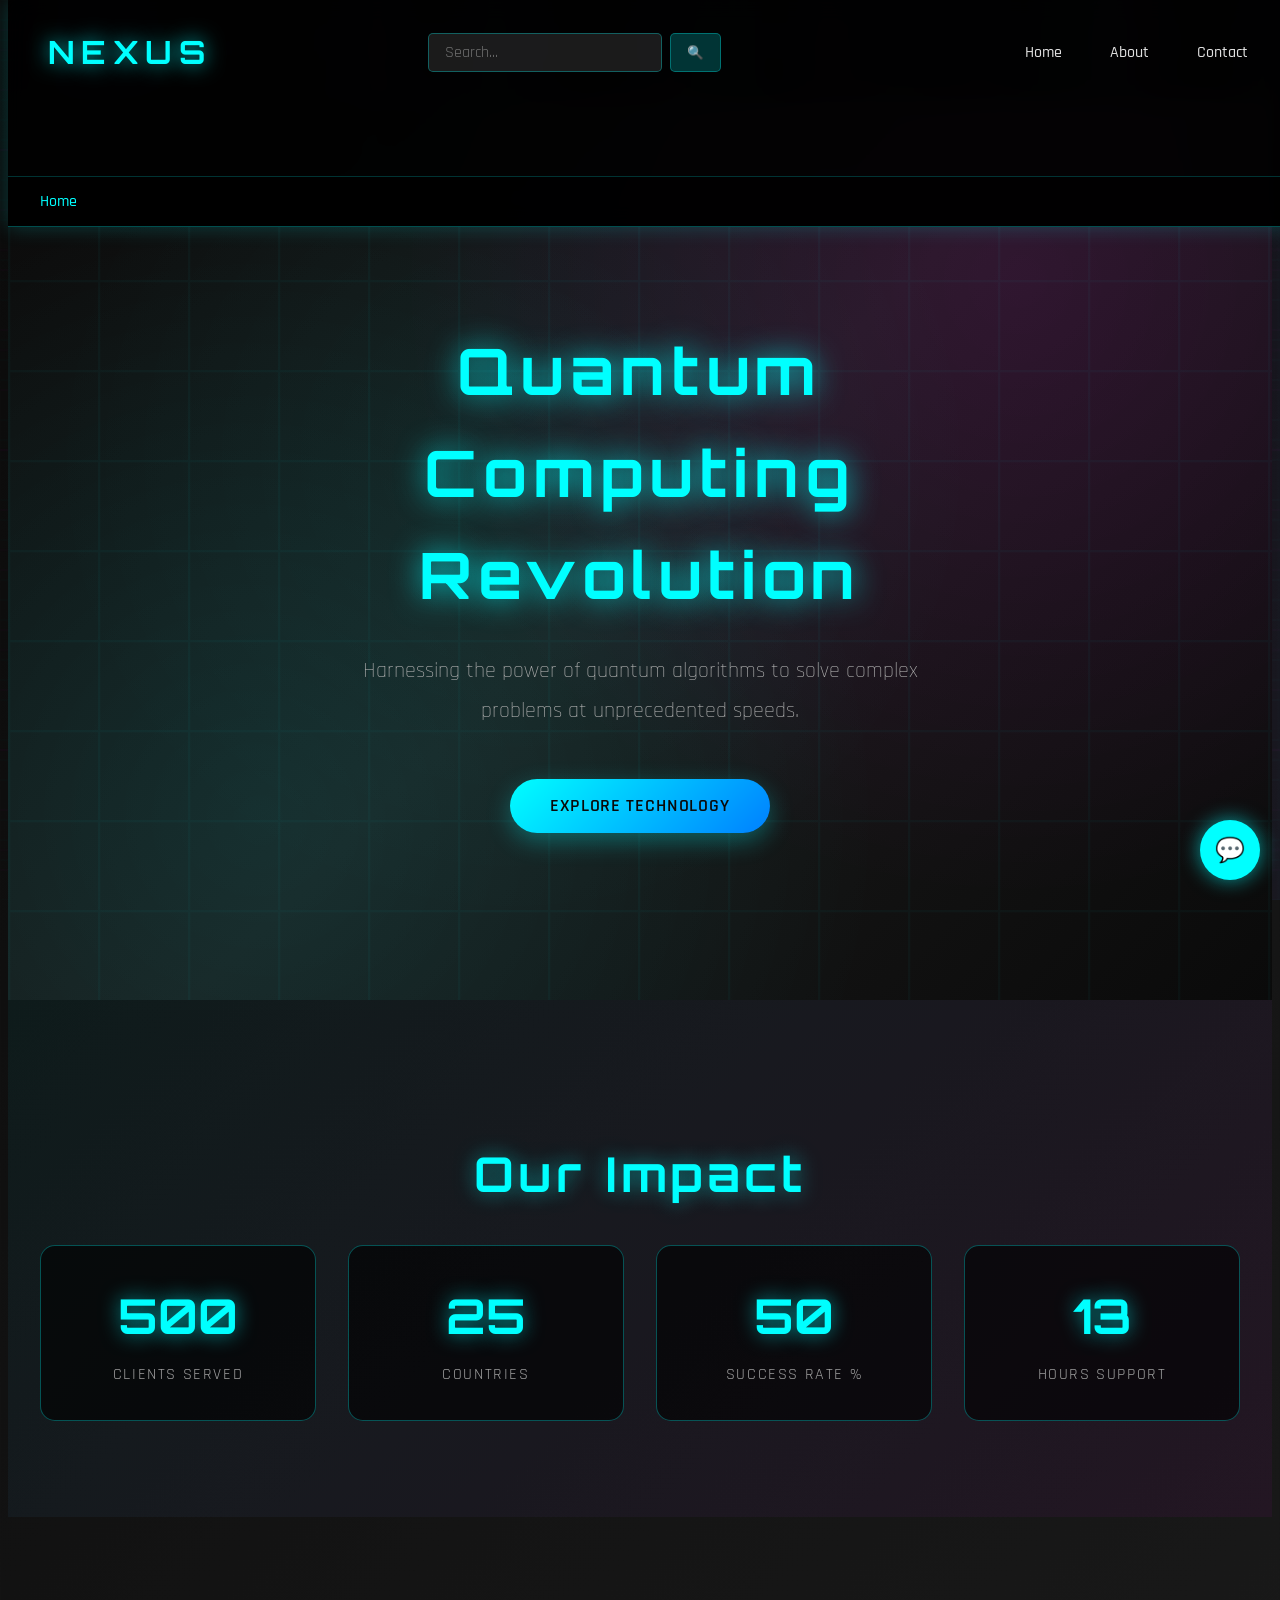
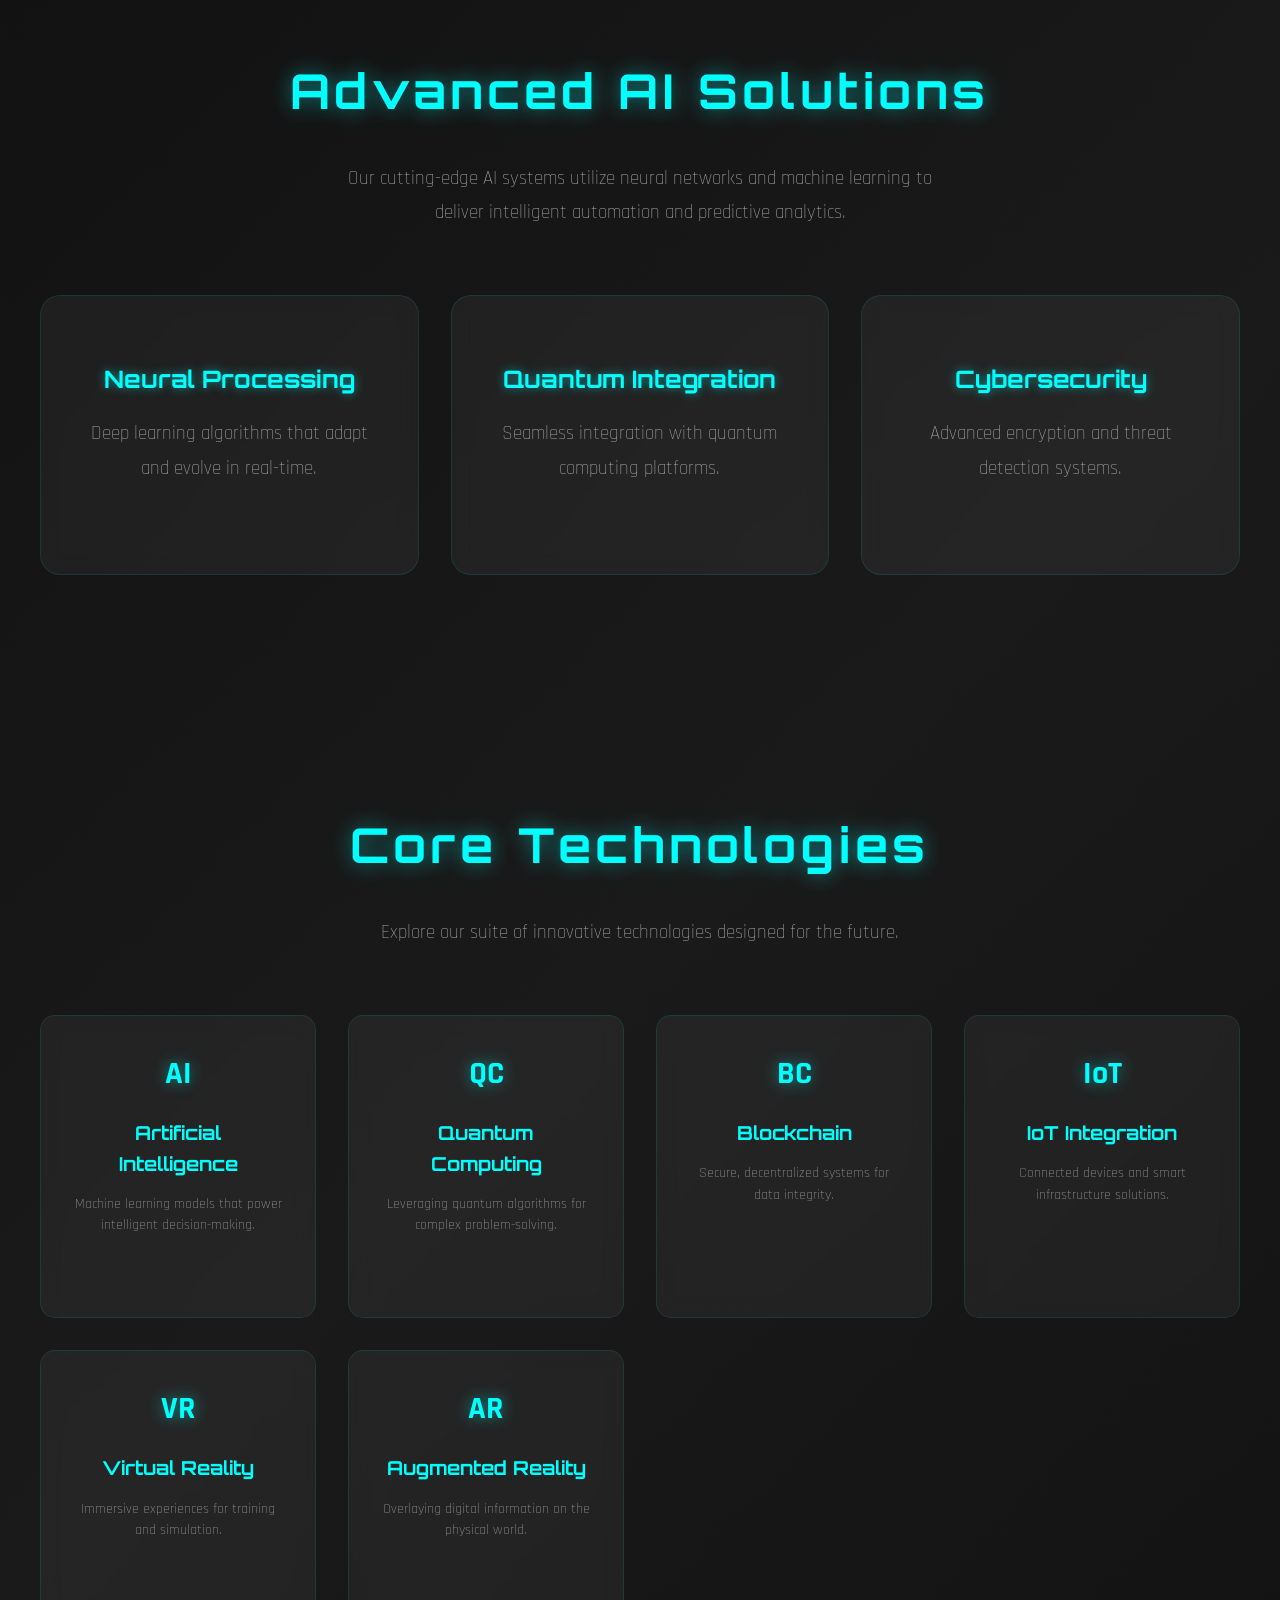
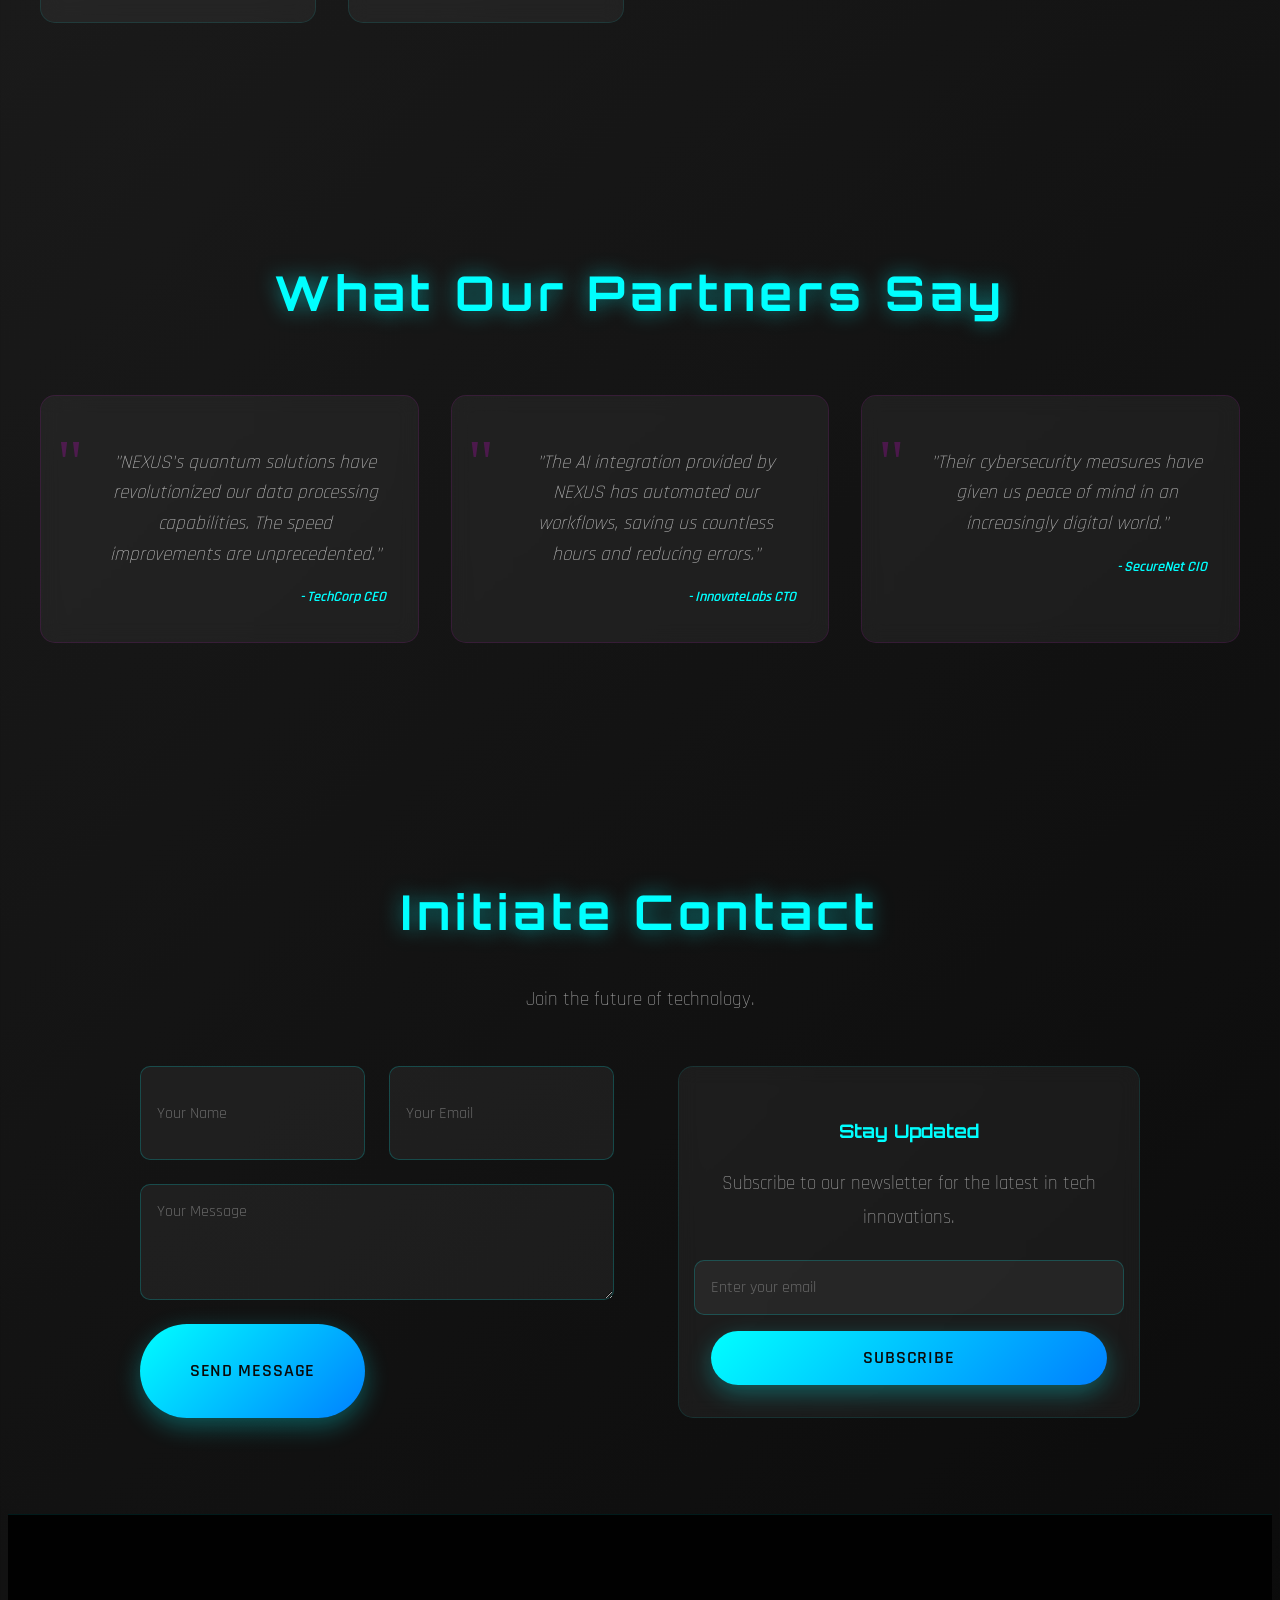
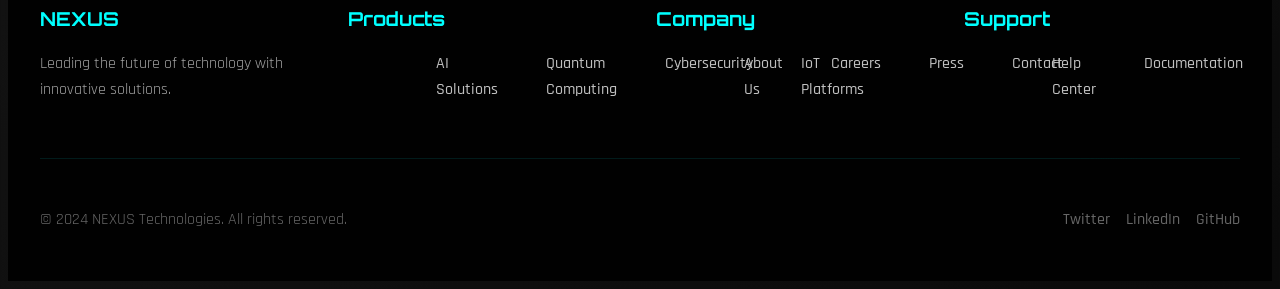
<file: index.html>
<!DOCTYPE html>
<html lang="en">
<head>
    <meta charset="UTF-8">
    <meta name="viewport" content="width=device-width, initial-scale=1.0">
    <title>Quantum Nexus</title>
    <link rel="stylesheet" href="styles.css">
    <link href="https://fonts.googleapis.com/css2?family=Orbitron:wght@400;700&family=Rajdhani:wght@300;400;500;600&display=swap" rel="stylesheet">
</head>
<body>
    <!-- Parallax Background Elements -->
    <div class="parallax-bg parallax-bg-1"></div>
    <div class="parallax-bg parallax-bg-2"></div>
    <div class="parallax-bg parallax-bg-3"></div>
    <div class="parallax-bg parallax-bg-4"></div>

    <header>
        <nav>
            <div class="logo">NEXUS</div>
            <div class="search-container">
                <input type="text" id="searchInput" class="search-box" placeholder="Search...">
                <button class="search-btn">🔍</button>
            </div>
            <ul>
                <li><a href="#home">Home</a></li>
                <li><a href="#about">About</a></li>
                <li><a href="#contact">Contact</a></li>
            </ul>
        </nav>
        <div class="breadcrumb" id="breadcrumb">
            <a href="#home">Home</a>
        </div>
    </header>

    <section id="home" class="hero">
        <div class="hero-content">
            <h1>Quantum Computing Revolution</h1>
            <p>Harnessing the power of quantum algorithms to solve complex problems at unprecedented speeds.</p>
            <button class="btn">Explore Technology</button>
        </div>
    </section>

    <section id="stats" class="section stats-section">
        <div class="container">
            <h2>Our Impact</h2>
            <div class="stats-grid">
                <div class="stat-card">
                    <div class="stat-number" data-target="1000">0</div>
                    <div class="stat-label">Clients Served</div>
                </div>
                <div class="stat-card">
                    <div class="stat-number" data-target="50">0</div>
                    <div class="stat-label">Countries</div>
                </div>
                <div class="stat-card">
                    <div class="stat-number" data-target="99">0</div>
                    <div class="stat-label">Success Rate %</div>
                </div>
                <div class="stat-card">
                    <div class="stat-number" data-target="24">0</div>
                    <div class="stat-label">Hours Support</div>
                </div>
            </div>
        </div>
    </section>

    <section id="about" class="section">
        <div class="container">
            <h2>Advanced AI Solutions</h2>
            <p>Our cutting-edge AI systems utilize neural networks and machine learning to deliver intelligent automation and predictive analytics.</p>
            <div class="features">
                <div class="feature">
                    <h3>Neural Processing</h3>
                    <p>Deep learning algorithms that adapt and evolve in real-time.</p>
                </div>
                <div class="feature">
                    <h3>Quantum Integration</h3>
                    <p>Seamless integration with quantum computing platforms.</p>
                </div>
                <div class="feature">
                    <h3>Cybersecurity</h3>
                    <p>Advanced encryption and threat detection systems.</p>
                </div>
            </div>
        </div>
    </section>

    <section id="technologies" class="section">
        <div class="container">
            <h2>Core Technologies</h2>
            <p>Explore our suite of innovative technologies designed for the future.</p>
            <div class="tech-grid">
                <div class="tech-card">
                    <div class="tech-icon">AI</div>
                    <h3>Artificial Intelligence</h3>
                    <p>Machine learning models that power intelligent decision-making.</p>
                </div>
                <div class="tech-card">
                    <div class="tech-icon">QC</div>
                    <h3>Quantum Computing</h3>
                    <p>Leveraging quantum algorithms for complex problem-solving.</p>
                </div>
                <div class="tech-card">
                    <div class="tech-icon">BC</div>
                    <h3>Blockchain</h3>
                    <p>Secure, decentralized systems for data integrity.</p>
                </div>
                <div class="tech-card">
                    <div class="tech-icon">IoT</div>
                    <h3>IoT Integration</h3>
                    <p>Connected devices and smart infrastructure solutions.</p>
                </div>
                <div class="tech-card">
                    <div class="tech-icon">VR</div>
                    <h3>Virtual Reality</h3>
                    <p>Immersive experiences for training and simulation.</p>
                </div>
                <div class="tech-card">
                    <div class="tech-icon">AR</div>
                    <h3>Augmented Reality</h3>
                    <p>Overlaying digital information on the physical world.</p>
                </div>
            </div>
        </div>
    </section>

    <section id="testimonials" class="section">
        <div class="container">
            <h2>What Our Partners Say</h2>
            <div class="testimonial-grid">
                <div class="testimonial">
                    <p>"NEXUS's quantum solutions have revolutionized our data processing capabilities. The speed improvements are unprecedented."</p>
                    <cite>- TechCorp CEO</cite>
                </div>
                <div class="testimonial">
                    <p>"The AI integration provided by NEXUS has automated our workflows, saving us countless hours and reducing errors."</p>
                    <cite>- InnovateLabs CTO</cite>
                </div>
                <div class="testimonial">
                    <p>"Their cybersecurity measures have given us peace of mind in an increasingly digital world."</p>
                    <cite>- SecureNet CIO</cite>
                </div>
            </div>
        </div>
    </section>

    <section id="contact" class="section">
        <div class="container">
            <h2>Initiate Contact</h2>
            <p>Join the future of technology.</p>
            <div class="contact-grid">
                <form action="https://formspree.io/f/xyzqwerty" method="POST" id="contactForm">
                    <input type="text" name="name" placeholder="Your Name" required>
                    <input type="email" name="email" placeholder="Your Email" required>
                    <textarea name="message" placeholder="Your Message" required></textarea>
                    <button type="submit" class="btn">Send Message</button>
                </form>
                <div class="newsletter">
                    <h3>Stay Updated</h3>
                    <p>Subscribe to our newsletter for the latest in tech innovations.</p>
                    <form action="https://formspree.io/f/xyzqwerty" method="POST" id="subscribeForm">
                        <input type="email" name="email" placeholder="Enter your email" required>
                        <button type="submit" class="btn">Subscribe</button>
                    </form>
                </div>
            </div>
        </div>
    </section>

    <footer>
        <div class="footer-content">
            <div class="footer-section">
                <h4>NEXUS</h4>
                <p>Leading the future of technology with innovative solutions.</p>
            </div>
            <div class="footer-section">
                <h4>Products</h4>
                <ul>
                    <li><a href="#">AI Solutions</a></li>
                    <li><a href="#">Quantum Computing</a></li>
                    <li><a href="#">Cybersecurity</a></li>
                    <li><a href="#">IoT Platforms</a></li>
                </ul>
            </div>
            <div class="footer-section">
                <h4>Company</h4>
                <ul>
                    <li><a href="#">About Us</a></li>
                    <li><a href="#">Careers</a></li>
                    <li><a href="#">Press</a></li>
                    <li><a href="#">Contact</a></li>
                </ul>
            </div>
            <div class="footer-section">
                <h4>Support</h4>
                <ul>
                    <li><a href="#">Help Center</a></li>
                    <li><a href="#">Documentation</a></li>
                    <li><a href="#">Community</a></li>
                    <li><a href="#">Status</a></li>
                </ul>
            </div>
        </div>
        <div class="footer-bottom">
            <p>&copy; 2024 NEXUS Technologies. All rights reserved.</p>
            <div class="social-links">
                <a href="#">Twitter</a>
                <a href="#">LinkedIn</a>
                <a href="#">GitHub</a>
            </div>
        </div>
    </footer>

    <!-- Live Chat Widget -->
    <div class="chat-widget" id="chatWidget">
        <div class="chat-header">
            <span>Chat with us!</span>
            <button class="chat-close" id="chatClose">✕</button>
        </div>
        <div class="chat-messages" id="chatMessages">
            <div class="chat-message bot-message">
                <p>Hello! How can we help you today?</p>
            </div>
        </div>
        <div class="chat-input-area">
            <input type="text" id="chatInput" placeholder="Type a message..." />
            <button id="chatSend">Send</button>
        </div>
    </div>
    <button class="chat-toggle" id="chatToggle">💬</button>

    <script src="script.js"></script>
</body>
</html>
</file>
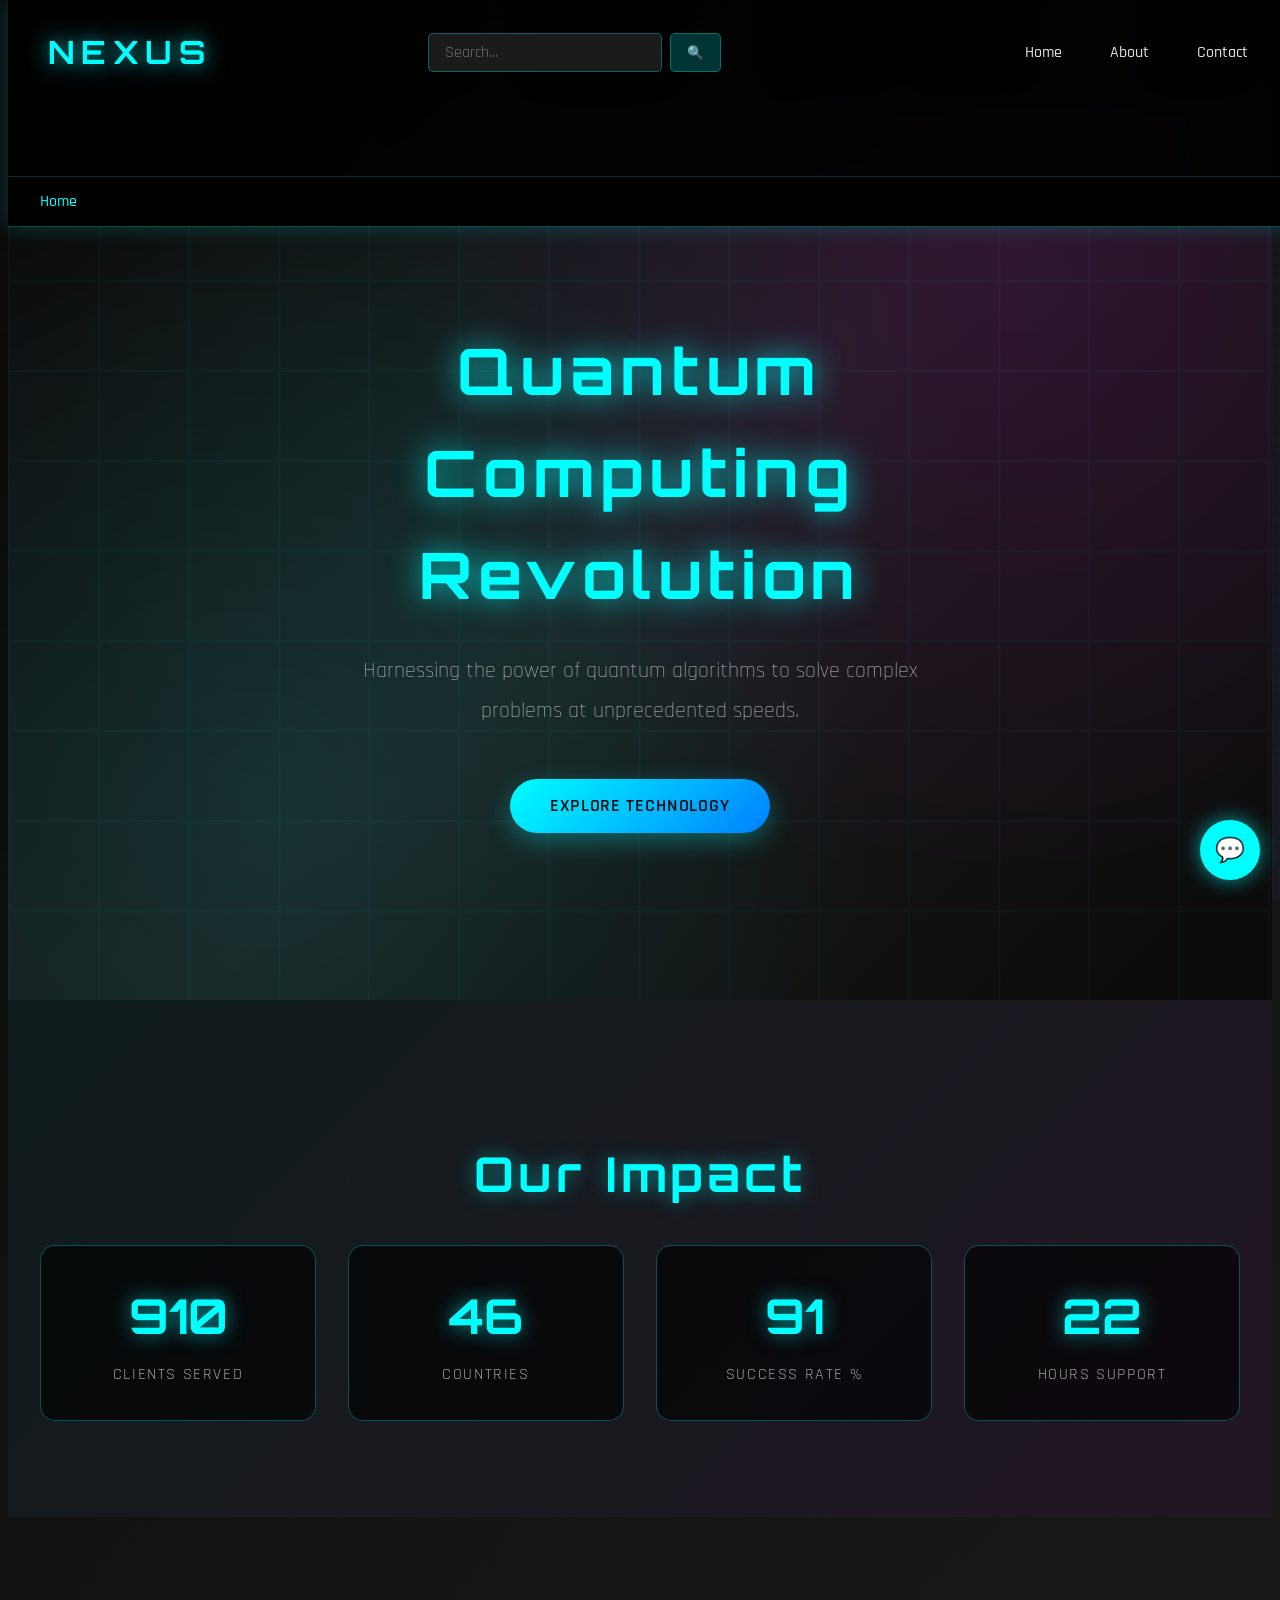
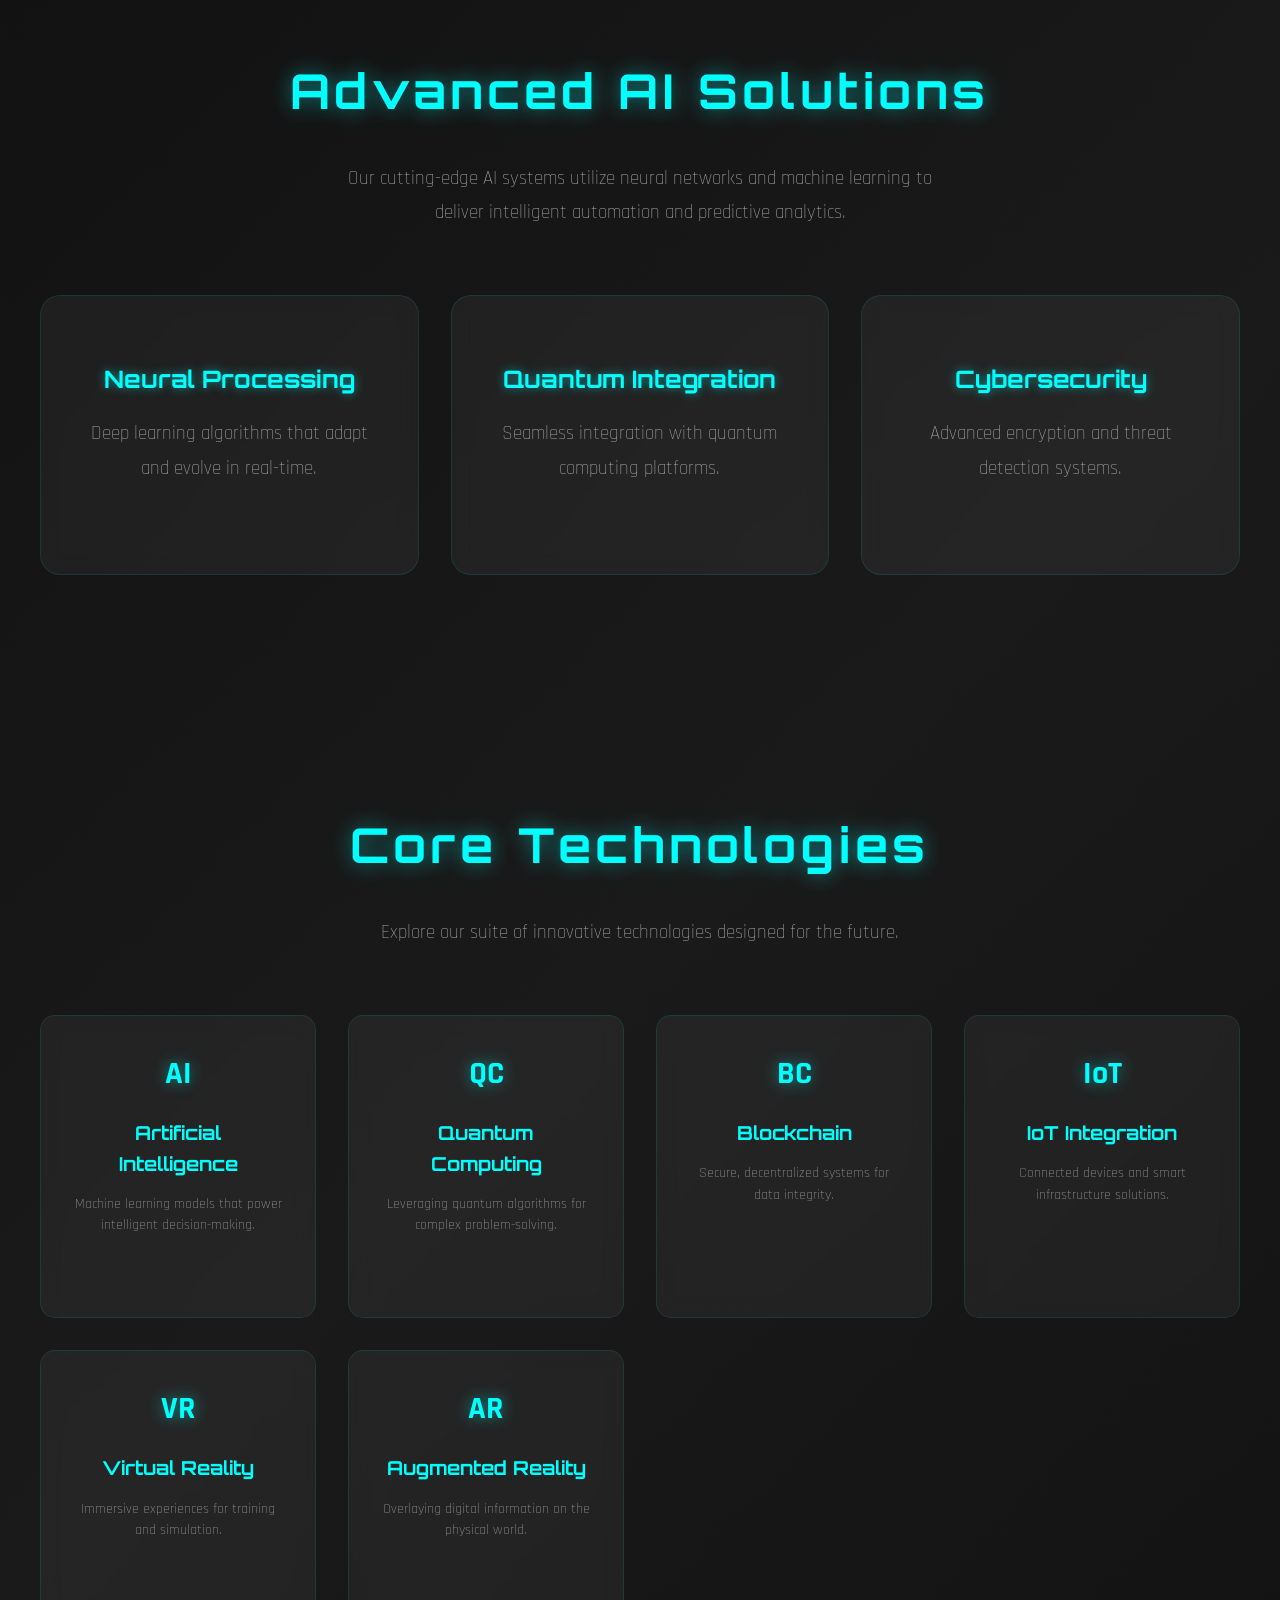
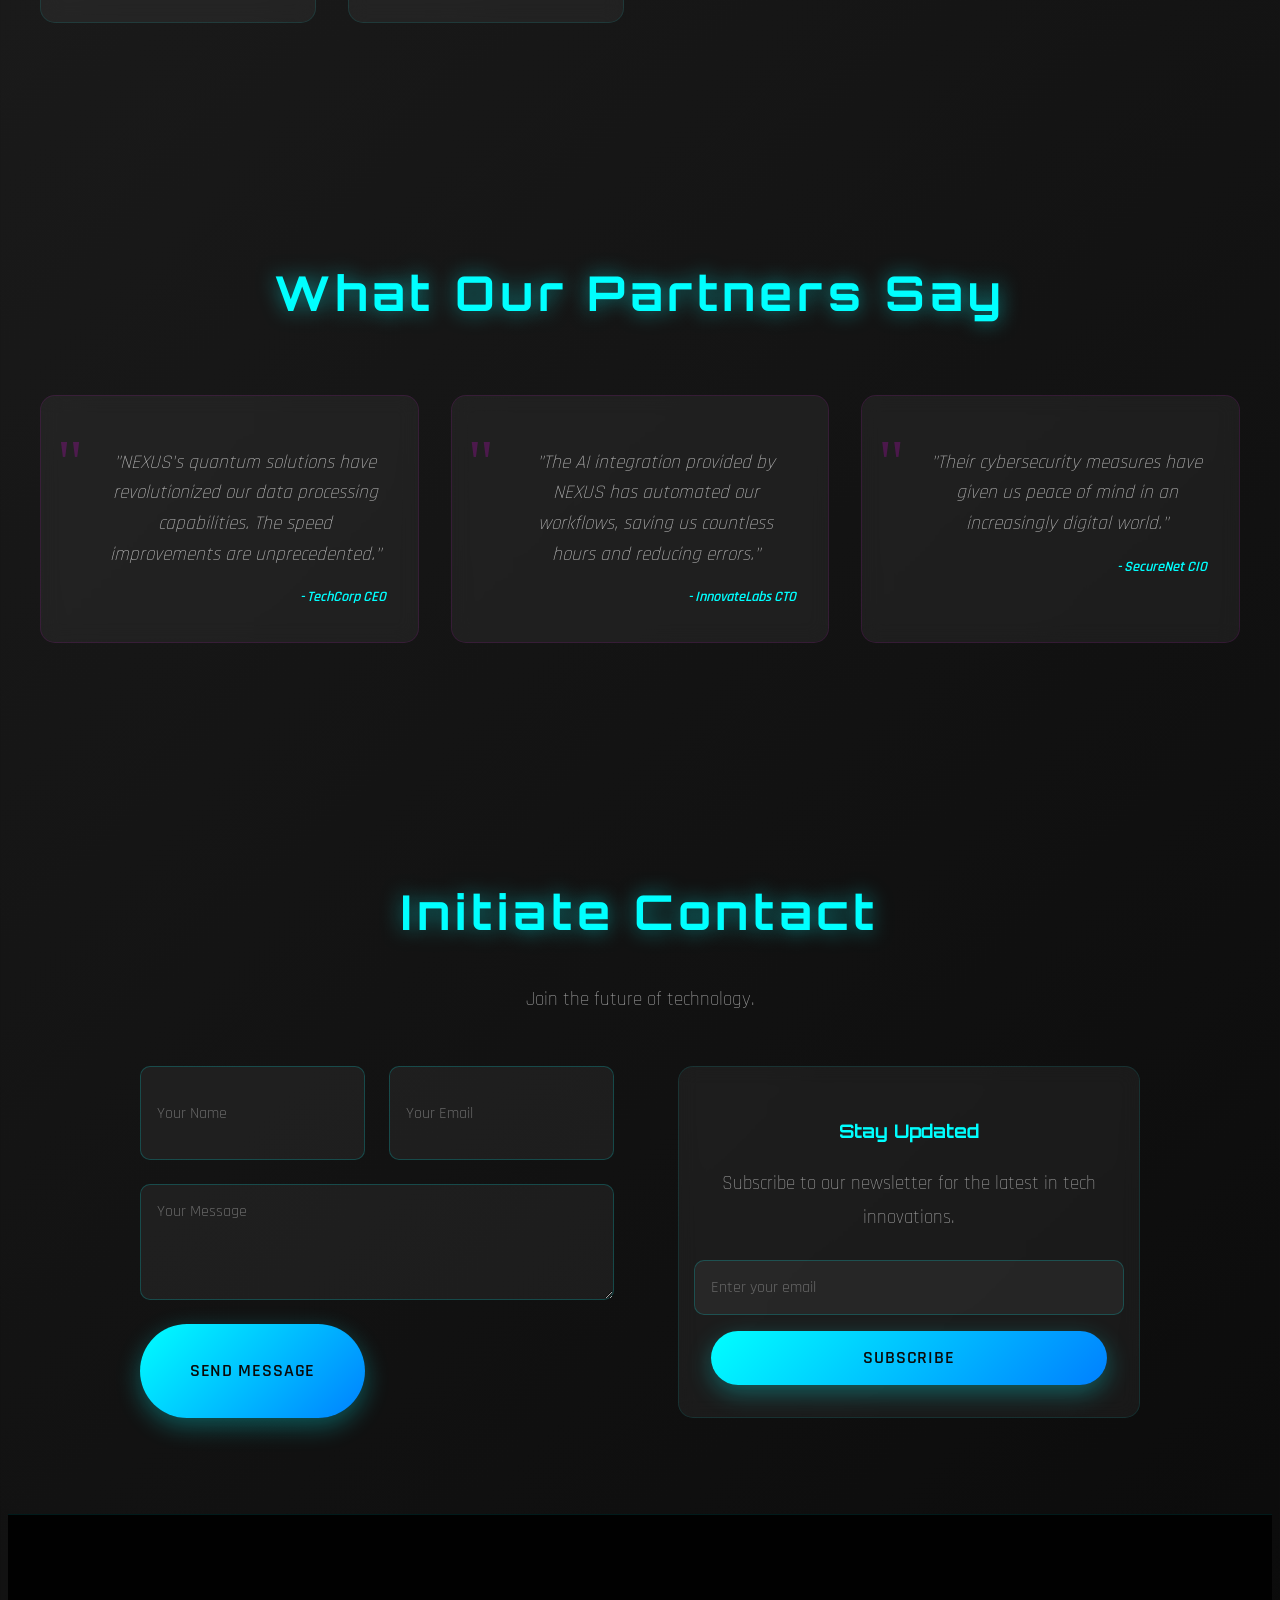
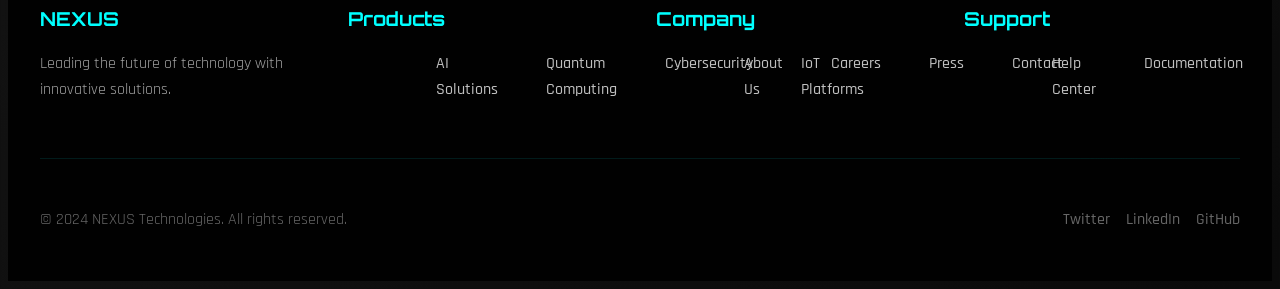
<file: Project.html>
﻿<!DOCTYPE html>
<html lang="en">
<head>
    <meta charset="UTF-8">
    <meta name="viewport" content="width=device-width, initial-scale=1.0">
    <title>Quantum Nexus</title>
    <link rel="stylesheet" href="styles.css">
    <link href="https://fonts.googleapis.com/css2?family=Orbitron:wght@400;700&family=Rajdhani:wght@300;400;500;600&display=swap" rel="stylesheet">
</head>
<body>
    <!-- Parallax Background Elements -->
    <div class="parallax-bg parallax-bg-1"></div>
    <div class="parallax-bg parallax-bg-2"></div>
    <div class="parallax-bg parallax-bg-3"></div>
    <div class="parallax-bg parallax-bg-4"></div>

    <header>
        <nav>
            <div class="logo">NEXUS</div>
            <div class="search-container">
                <input type="text" id="searchInput" class="search-box" placeholder="Search...">
                <button class="search-btn">🔍</button>
            </div>
            <ul>
                <li><a href="#home">Home</a></li>
                <li><a href="#about">About</a></li>
                <li><a href="#contact">Contact</a></li>
            </ul>
        </nav>
        <div class="breadcrumb" id="breadcrumb">
            <a href="#home">Home</a>
        </div>
    </header>

    <section id="home" class="hero">
        <div class="hero-content">
            <h1>Quantum Computing Revolution</h1>
            <p>Harnessing the power of quantum algorithms to solve complex problems at unprecedented speeds.</p>
            <button class="btn">Explore Technology</button>
        </div>
    </section>

    <section id="stats" class="section stats-section">
        <div class="container">
            <h2>Our Impact</h2>
            <div class="stats-grid">
                <div class="stat-card">
                    <div class="stat-number" data-target="1000">0</div>
                    <div class="stat-label">Clients Served</div>
                </div>
                <div class="stat-card">
                    <div class="stat-number" data-target="50">0</div>
                    <div class="stat-label">Countries</div>
                </div>
                <div class="stat-card">
                    <div class="stat-number" data-target="99">0</div>
                    <div class="stat-label">Success Rate %</div>
                </div>
                <div class="stat-card">
                    <div class="stat-number" data-target="24">0</div>
                    <div class="stat-label">Hours Support</div>
                </div>
            </div>
        </div>
    </section>

    <section id="about" class="section">
        <div class="container">
            <h2>Advanced AI Solutions</h2>
            <p>Our cutting-edge AI systems utilize neural networks and machine learning to deliver intelligent automation and predictive analytics.</p>
            <div class="features">
                <div class="feature">
                    <h3>Neural Processing</h3>
                    <p>Deep learning algorithms that adapt and evolve in real-time.</p>
                </div>
                <div class="feature">
                    <h3>Quantum Integration</h3>
                    <p>Seamless integration with quantum computing platforms.</p>
                </div>
                <div class="feature">
                    <h3>Cybersecurity</h3>
                    <p>Advanced encryption and threat detection systems.</p>
                </div>
            </div>
        </div>
    </section>

    <section id="technologies" class="section">
        <div class="container">
            <h2>Core Technologies</h2>
            <p>Explore our suite of innovative technologies designed for the future.</p>
            <div class="tech-grid">
                <div class="tech-card">
                    <div class="tech-icon">AI</div>
                    <h3>Artificial Intelligence</h3>
                    <p>Machine learning models that power intelligent decision-making.</p>
                </div>
                <div class="tech-card">
                    <div class="tech-icon">QC</div>
                    <h3>Quantum Computing</h3>
                    <p>Leveraging quantum algorithms for complex problem-solving.</p>
                </div>
                <div class="tech-card">
                    <div class="tech-icon">BC</div>
                    <h3>Blockchain</h3>
                    <p>Secure, decentralized systems for data integrity.</p>
                </div>
                <div class="tech-card">
                    <div class="tech-icon">IoT</div>
                    <h3>IoT Integration</h3>
                    <p>Connected devices and smart infrastructure solutions.</p>
                </div>
                <div class="tech-card">
                    <div class="tech-icon">VR</div>
                    <h3>Virtual Reality</h3>
                    <p>Immersive experiences for training and simulation.</p>
                </div>
                <div class="tech-card">
                    <div class="tech-icon">AR</div>
                    <h3>Augmented Reality</h3>
                    <p>Overlaying digital information on the physical world.</p>
                </div>
            </div>
        </div>
    </section>

    <section id="testimonials" class="section">
        <div class="container">
            <h2>What Our Partners Say</h2>
            <div class="testimonial-grid">
                <div class="testimonial">
                    <p>"NEXUS's quantum solutions have revolutionized our data processing capabilities. The speed improvements are unprecedented."</p>
                    <cite>- TechCorp CEO</cite>
                </div>
                <div class="testimonial">
                    <p>"The AI integration provided by NEXUS has automated our workflows, saving us countless hours and reducing errors."</p>
                    <cite>- InnovateLabs CTO</cite>
                </div>
                <div class="testimonial">
                    <p>"Their cybersecurity measures have given us peace of mind in an increasingly digital world."</p>
                    <cite>- SecureNet CIO</cite>
                </div>
            </div>
        </div>
    </section>

    <section id="contact" class="section">
        <div class="container">
            <h2>Initiate Contact</h2>
            <p>Join the future of technology.</p>
            <div class="contact-grid">
                <form action="https://formspree.io/f/xyzqwerty" method="POST" id="contactForm">
                    <input type="text" name="name" placeholder="Your Name" required>
                    <input type="email" name="email" placeholder="Your Email" required>
                    <textarea name="message" placeholder="Your Message" required></textarea>
                    <button type="submit" class="btn">Send Message</button>
                </form>
                <div class="newsletter">
                    <h3>Stay Updated</h3>
                    <p>Subscribe to our newsletter for the latest in tech innovations.</p>
                    <form action="https://formspree.io/f/xyzqwerty" method="POST" id="subscribeForm">
                        <input type="email" name="email" placeholder="Enter your email" required>
                        <button type="submit" class="btn">Subscribe</button>
                    </form>
                </div>
            </div>
        </div>
    </section>

    <footer>
        <div class="footer-content">
            <div class="footer-section">
                <h4>NEXUS</h4>
                <p>Leading the future of technology with innovative solutions.</p>
            </div>
            <div class="footer-section">
                <h4>Products</h4>
                <ul>
                    <li><a href="#">AI Solutions</a></li>
                    <li><a href="#">Quantum Computing</a></li>
                    <li><a href="#">Cybersecurity</a></li>
                    <li><a href="#">IoT Platforms</a></li>
                </ul>
            </div>
            <div class="footer-section">
                <h4>Company</h4>
                <ul>
                    <li><a href="#">About Us</a></li>
                    <li><a href="#">Careers</a></li>
                    <li><a href="#">Press</a></li>
                    <li><a href="#">Contact</a></li>
                </ul>
            </div>
            <div class="footer-section">
                <h4>Support</h4>
                <ul>
                    <li><a href="#">Help Center</a></li>
                    <li><a href="#">Documentation</a></li>
                    <li><a href="#">Community</a></li>
                    <li><a href="#">Status</a></li>
                </ul>
            </div>
        </div>
        <div class="footer-bottom">
            <p>&copy; 2024 NEXUS Technologies. All rights reserved.</p>
            <div class="social-links">
                <a href="#">Twitter</a>
                <a href="#">LinkedIn</a>
                <a href="#">GitHub</a>
            </div>
        </div>
    </footer>

    <!-- Live Chat Widget -->
    <div class="chat-widget" id="chatWidget">
        <div class="chat-header">
            <span>Chat with us!</span>
            <button class="chat-close" id="chatClose">✕</button>
        </div>
        <div class="chat-messages" id="chatMessages">
            <div class="chat-message bot-message">
                <p>Hello! How can we help you today?</p>
            </div>
        </div>
        <div class="chat-input-area">
            <input type="text" id="chatInput" placeholder="Type a message..." />
            <button id="chatSend">Send</button>
        </div>
    </div>
    <button class="chat-toggle" id="chatToggle">💬</button>

    <script src="script.js"></script>
</body>
</html>
</file>
<file: styles.css>
@keyframes glow {
  from { text-shadow: 0 0 30px rgba(0, 255, 255, 0.8); }
  to { text-shadow: 0 0 40px rgba(0, 255, 255, 1), 0 0 50px rgba(0, 255, 255, 0.5); }
}

/* Parallax Background Elements */
.parallax-bg {
  position: fixed;
  top: 0;
  left: 0;
  width: 100%;
  height: 100%;
  pointer-events: none;
  z-index: -1;
  opacity: 0.15;
}

.parallax-bg-1 {
  background: 
    linear-gradient(90deg, transparent 0%, rgba(0, 255, 255, 0.2) 50%, transparent 100%),
    linear-gradient(0deg, transparent 48%, rgba(0, 255, 255, 0.1) 49%, rgba(0, 255, 255, 0.1) 51%, transparent 52%);
  background-size: 200px 40px, 100% 40px;
  animation: dataFlow1 8s linear infinite;
}

.parallax-bg-2 {
  background: 
    linear-gradient(90deg, transparent 0%, rgba(255, 0, 255, 0.2) 50%, transparent 100%),
    linear-gradient(0deg, transparent 48%, rgba(255, 0, 255, 0.1) 49%, rgba(255, 0, 255, 0.1) 51%, transparent 52%);
  background-size: 150px 60px, 100% 60px;
  animation: dataFlow2 6s linear infinite;
}

.parallax-bg-3 {
  background: 
    linear-gradient(90deg, transparent 0%, rgba(0, 255, 255, 0.15) 50%, transparent 100%),
    linear-gradient(0deg, transparent 48%, rgba(0, 255, 255, 0.08) 49%, rgba(0, 255, 255, 0.08) 51%, transparent 52%);
  background-size: 300px 80px, 100% 80px;
  animation: dataFlow3 10s linear infinite;
}

.parallax-bg-4 {
  background: 
    linear-gradient(90deg, transparent 0%, rgba(255, 0, 255, 0.15) 50%, transparent 100%),
    linear-gradient(0deg, transparent 48%, rgba(255, 0, 255, 0.08) 49%, rgba(255, 0, 255, 0.08) 51%, transparent 52%);
  background-size: 250px 100px, 100% 100px;
  animation: dataFlow4 12s linear infinite;
}

/* Data flow animations */
@keyframes dataFlow1 {
  0% { background-position: -200px 0, 0 0; }
  100% { background-position: calc(100% + 200px) 0, 0 0; }
}

@keyframes dataFlow2 {
  0% { background-position: -150px 0, 0 0; }
  100% { background-position: calc(100% + 150px) 0, 0 0; }
}

@keyframes dataFlow3 {
  0% { background-position: -300px 0, 0 0; }
  100% { background-position: calc(100% + 300px) 0, 0 0; }
}

@keyframes dataFlow4 {
  0% { background-position: -250px 0, 0 0; }
  100% { background-position: calc(100% + 250px) 0, 0 0; }
}

body {
  font-family: 'Rajdhani', sans-serif;
  line-height: 1.6;
  color: #e0e0e0;
  background: linear-gradient(135deg, #0a0a0a 0%, #1a1a1a 50%, #0a0a0a 100%);
  min-height: 100vh;
  overflow-x: hidden;
}

header {
  background: rgba(0, 0, 0, 0.9);
  backdrop-filter: blur(10px);
  border-bottom: 1px solid rgba(0, 255, 255, 0.3);
  position: fixed;
  width: 100%;
  top: 0;
  z-index: 1000;
  transition: all 0.3s ease;
  box-shadow: 0 0 20px rgba(0, 255, 255, 0.2);
}

nav {
  display: flex;
  justify-content: space-between;
  align-items: center;
  max-width: 1200px;
  margin: 0 auto;
  padding: 1.5rem 2rem;
}

.logo {
  font-family: 'Orbitron', monospace;
  font-size: 2rem;
  font-weight: 700;
  color: #00ffff;
  text-shadow: 0 0 20px rgba(0, 255, 255, 0.8);
  letter-spacing: 0.2em;
}

ul {
  list-style: none;
  display: flex;
}

li {
  margin-left: 3rem;
}

a {
  color: #e0e0e0;
  text-decoration: none;
  font-weight: 500;
  font-size: 1rem;
  transition: color 0.3s ease, transform 0.3s ease;
  position: relative;
}

a::after {
  content: '';
  position: absolute;
  width: 0;
  height: 2px;
  bottom: -5px;
  left: 0;
  background: #00ffff;
  transition: width 0.3s ease;
  box-shadow: 0 0 10px #00ffff;
}

a:hover::after {
  width: 100%;
}

a:hover {
  color: #00ffff;
  transform: translateY(-2px);
  text-shadow: 0 0 10px rgba(0, 255, 255, 0.5);
}

/* Search Bar */
.search-container {
  display: flex;
  gap: 0.5rem;
}

.search-box {
  background: rgba(255, 255, 255, 0.1);
  border: 1px solid rgba(0, 255, 255, 0.3);
  border-radius: 5px;
  padding: 0.5rem 1rem;
  color: #e0e0e0;
  width: 200px;
  font-family: 'Rajdhani', sans-serif;
}

.search-box::placeholder {
  color: #707070;
}

.search-box:focus {
  outline: none;
  border-color: #00ffff;
  box-shadow: 0 0 10px rgba(0, 255, 255, 0.3);
}

.search-btn {
  background: rgba(0, 255, 255, 0.2);
  border: 1px solid rgba(0, 255, 255, 0.3);
  color: #00ffff;
  padding: 0.5rem 1rem;
  border-radius: 5px;
  cursor: pointer;
  transition: 0.3s;
}

.search-btn:hover {
  background: rgba(0, 255, 255, 0.4);
  box-shadow: 0 0 15px rgba(0, 255, 255, 0.5);
}

/* Breadcrumb Navigation */
.breadcrumb {
  background: rgba(0, 0, 0, 0.7);
  border-top: 1px solid rgba(0, 255, 255, 0.2);
  padding: 0.75rem 2rem;
  font-size: 0.9rem;
  color: #a0a0a0;
  margin-top: 70px;
}

.breadcrumb a {
  color: #00ffff;
  text-decoration: none;
  transition: 0.3s;
}

.breadcrumb a:hover {
  color: #00ffff;
  text-shadow: 0 0 10px rgba(0, 255, 255, 0.7);
  transform: none;
}

.breadcrumb span {
  color: #a0a0a0;
}

/* Stats Section */
.stats-section {
  background: linear-gradient(135deg, rgba(0, 255, 255, 0.05) 0%, rgba(255, 0, 255, 0.05) 100%);
  padding: 4rem 2rem;
}

.stats-grid {
  display: grid;
  grid-template-columns: repeat(auto-fit, minmax(200px, 1fr));
  gap: 2rem;
  margin-top: 2rem;
}

.stat-card {
  background: rgba(0, 0, 0, 0.6);
  border: 1px solid rgba(0, 255, 255, 0.3);
  border-radius: 15px;
  padding: 2rem;
  text-align: center;
  transition: all 0.3s ease;
}

.stat-card:hover {
  border-color: #00ffff;
  box-shadow: 0 0 20px rgba(0, 255, 255, 0.3);
  transform: translateY(-5px);
}

.stat-number {
  font-family: 'Orbitron', monospace;
  font-size: 3rem;
  color: #00ffff;
  font-weight: 700;
  text-shadow: 0 0 20px rgba(0, 255, 255, 0.6);
  margin-bottom: 0.5rem;
}

.stat-label {
  color: #a0a0a0;
  font-size: 1rem;
  text-transform: uppercase;
  letter-spacing: 0.1em;
}

/* Chat Widget */
.chat-toggle {
  position: fixed;
  bottom: 20px;
  right: 20px;
  width: 60px;
  height: 60px;
  border-radius: 50%;
  background: #00ffff;
  border: none;
  font-size: 1.5rem;
  cursor: pointer;
  box-shadow: 0 0 20px rgba(0, 255, 255, 0.6);
  transition: all 0.3s ease;
  z-index: 999;
}

.chat-toggle:hover {
  transform: scale(1.1);
  box-shadow: 0 0 30px rgba(0, 255, 255, 0.8);
}

.chat-widget {
  position: fixed;
  bottom: 90px;
  right: 20px;
  width: 350px;
  height: 450px;
  background: rgba(0, 0, 0, 0.95);
  border: 1px solid rgba(0, 255, 255, 0.3);
  border-radius: 15px;
  display: none;
  flex-direction: column;
  z-index: 999;
  box-shadow: 0 0 30px rgba(0, 255, 255, 0.4);
}

.chat-header {
  background: rgba(0, 255, 255, 0.1);
  border-bottom: 1px solid rgba(0, 255, 255, 0.2);
  padding: 1rem;
  display: flex;
  justify-content: space-between;
  align-items: center;
  color: #00ffff;
  font-weight: bold;
}

.chat-close {
  background: none;
  border: none;
  color: #00ffff;
  font-size: 1.5rem;
  cursor: pointer;
  transition: 0.3s;
}

.chat-close:hover {
  transform: rotate(90deg);
}

.chat-messages {
  flex: 1;
  overflow-y: auto;
  padding: 1rem;
  display: flex;
  flex-direction: column;
  gap: 0.75rem;
}

.chat-message {
  display: flex;
  margin-bottom: 0.5rem;
}

.chat-message p {
  padding: 0.75rem 1rem;
  border-radius: 10px;
  max-width: 80%;
  word-wrap: break-word;
  margin: 0;
}

.bot-message p {
  background: rgba(0, 255, 255, 0.2);
  color: #00ffff;
  border: 1px solid rgba(0, 255, 255, 0.3);
}

.user-message {
  justify-content: flex-end;
}

.user-message p {
  background: rgba(0, 255, 255, 0.4);
  color: #e0e0e0;
}

.chat-input-area {
  display: flex;
  gap: 0.5rem;
  padding: 1rem;
  border-top: 1px solid rgba(0, 255, 255, 0.2);
}

.chat-input-area input {
  flex: 1;
  background: rgba(255, 255, 255, 0.05);
  border: 1px solid rgba(0, 255, 255, 0.2);
  border-radius: 5px;
  padding: 0.5rem;
  color: #e0e0e0;
  font-family: 'Rajdhani', sans-serif;
}

.chat-input-area input:focus {
  outline: none;
  border-color: #00ffff;
  box-shadow: 0 0 10px rgba(0, 255, 255, 0.3);
}

.chat-input-area button {
  background: rgba(0, 255, 255, 0.2);
  border: 1px solid rgba(0, 255, 255, 0.3);
  color: #00ffff;
  padding: 0.5rem 1rem;
  border-radius: 5px;
  cursor: pointer;
  transition: 0.3s;
}

.chat-input-area button:hover {
  background: rgba(0, 255, 255, 0.4);
  box-shadow: 0 0 15px rgba(0, 255, 255, 0.5);
}

.hero {
  background: linear-gradient(135deg, #0a0a0a 0%, #1a1a1a 50%, #0a0a0a 100%);
  min-height: 100vh;
  display: flex;
  align-items: center;
  justify-content: center;
  text-align: center;
  position: relative;
  overflow: hidden;
  margin-top: 100px;
}

.hero::before {
  content: '';
  position: absolute;
  top: 0;
  left: 0;
  right: 0;
  bottom: 0;
  background: 
    radial-gradient(circle at 20% 80%, rgba(0, 255, 255, 0.1) 0%, transparent 50%),
    radial-gradient(circle at 80% 20%, rgba(255, 0, 255, 0.1) 0%, transparent 50%),
    radial-gradient(circle at 40% 40%, rgba(0, 255, 255, 0.05) 0%, transparent 50%);
  animation: pulse 4s ease-in-out infinite alternate;
}

.hero::after {
  content: '';
  position: absolute;
  top: 0;
  left: 0;
  right: 0;
  bottom: 0;
  background: url('data:image/svg+xml,<svg xmlns="http://www.w3.org/2000/svg" viewBox="0 0 100 100"><defs><pattern id="grid" width="10" height="10" patternUnits="userSpaceOnUse"><path d="M 10 0 L 0 0 0 10" fill="none" stroke="rgba(0,255,255,0.1)" stroke-width="0.5"/></pattern></defs><rect width="100" height="100" fill="url(%23grid)"/></svg>');
  opacity: 0.3;
}

.hero-content {
  position: relative;
  z-index: 1;
  max-width: 800px;
  padding: 2rem;
}

.hero h1 {
  font-family: 'Orbitron', monospace;
  font-size: 4rem;
  font-weight: 700;
  color: #00ffff;
  margin-bottom: 1.5rem;
  text-shadow: 0 0 30px rgba(0, 255, 255, 0.8);
  letter-spacing: 0.1em;
  animation: glow 2s ease-in-out infinite alternate;
}

.hero p {
  font-size: 1.4rem;
  color: #b0b0b0;
  margin-bottom: 3rem;
  font-weight: 300;
  line-height: 1.8;
  max-width: 600px;
  margin-left: auto;
  margin-right: auto;
}

.btn {
  background: linear-gradient(135deg, #00ffff 0%, #0080ff 100%);
  color: #0a0a0a;
  padding: 1rem 2.5rem;
  border: none;
  border-radius: 50px;
  font-size: 1.1rem;
  font-weight: 600;
  cursor: pointer;
  transition: all 0.3s ease;
  box-shadow: 0 8px 25px rgba(0, 255, 255, 0.3);
  text-transform: uppercase;
  letter-spacing: 0.05em;
  font-family: 'Rajdhani', sans-serif;
}

.btn:hover {
  transform: translateY(-3px);
  box-shadow: 0 12px 35px rgba(0, 255, 255, 0.6);
  background: linear-gradient(135deg, #0080ff 0%, #00ffff 100%);
}

.section {
  padding: 6rem 2rem;
  max-width: 1200px;
  margin: 0 auto;
  position: relative;
}

.container {
  text-align: center;
}

.section h2 {
  font-family: 'Orbitron', monospace;
  font-size: 3rem;
  font-weight: 700;
  color: #00ffff;
  margin-bottom: 2rem;
  text-shadow: 0 0 20px rgba(0, 255, 255, 0.5);
  letter-spacing: 0.1em;
}

.section p {
  font-size: 1.2rem;
  color: #a0a0a0;
  margin-bottom: 3rem;
  font-weight: 300;
  line-height: 1.8;
  max-width: 600px;
  margin-left: auto;
  margin-right: auto;
}

.features {
  display: grid;
  grid-template-columns: repeat(auto-fit, minmax(300px, 1fr));
  gap: 2rem;
  margin-top: 4rem;
}

.tech-grid {
  display: grid;
  grid-template-columns: repeat(auto-fit, minmax(250px, 1fr));
  gap: 2rem;
  margin-top: 4rem;
}

.tech-card {
  background: rgba(255, 255, 255, 0.05);
  backdrop-filter: blur(10px);
  border: 1px solid rgba(0, 255, 255, 0.1);
  border-radius: 15px;
  padding: 2rem;
  text-align: center;
  transition: all 0.3s ease;
  position: relative;
  overflow: hidden;
}

.tech-card:hover {
  transform: translateY(-5px);
  box-shadow: 0 15px 30px rgba(0, 255, 255, 0.2);
  border-color: rgba(0, 255, 255, 0.3);
}

.tech-icon {
  font-size: 2rem;
  font-weight: bold;
  color: #00ffff;
  margin-bottom: 1rem;
  text-shadow: 0 0 15px rgba(0, 255, 255, 0.5);
}

.tech-card h3 {
  font-family: 'Orbitron', monospace;
  font-size: 1.2rem;
  color: #00ffff;
  margin-bottom: 0.5rem;
}

.tech-card p {
  color: #a0a0a0;
  font-size: 0.9rem;
  line-height: 1.5;
}

.feature {
  background: rgba(255, 255, 255, 0.05);
  backdrop-filter: blur(10px);
  border: 1px solid rgba(0, 255, 255, 0.1);
  border-radius: 20px;
  padding: 2.5rem;
  transition: all 0.3s ease;
  position: relative;
  overflow: hidden;
}

.feature::before {
  content: '';
  position: absolute;
  top: 0;
  left: -100%;
  width: 100%;
  height: 100%;
  background: linear-gradient(90deg, transparent, rgba(0, 255, 255, 0.1), transparent);
  transition: left 0.5s;
}

.feature:hover::before {
  left: 100%;
}

.feature:hover {
  transform: translateY(-10px);
  box-shadow: 0 20px 40px rgba(0, 255, 255, 0.1);
  border-color: rgba(0, 255, 255, 0.3);
}

.feature h3 {
  font-family: 'Orbitron', monospace;
  font-size: 1.5rem;
  color: #00ffff;
  margin-bottom: 1rem;
  text-shadow: 0 0 10px rgba(0, 255, 255, 0.5);
}

.testimonial-grid {
  display: grid;
  grid-template-columns: repeat(auto-fit, minmax(300px, 1fr));
  gap: 2rem;
  margin-top: 4rem;
}

.testimonial {
  background: rgba(255, 255, 255, 0.05);
  backdrop-filter: blur(10px);
  border: 1px solid rgba(255, 0, 255, 0.1);
  border-radius: 15px;
  padding: 2rem;
  position: relative;
}

.testimonial::before {
  content: '"';
  position: absolute;
  top: 1rem;
  left: 1rem;
  font-size: 4rem;
  color: rgba(255, 0, 255, 0.2);
  font-family: serif;
}

.testimonial p {
  color: #c0c0c0;
  font-style: italic;
  line-height: 1.6;
  margin-bottom: 1rem;
  padding-left: 2rem;
}

.testimonial cite {
  color: #00ffff;
  font-weight: 600;
  font-size: 0.9rem;
  text-align: right;
  display: block;
}

form {
  display: grid;
  grid-template-columns: 1fr 1fr;
  gap: 1.5rem;
  max-width: 500px;
}

form textarea {
  grid-column: 1 / -1;
}

.contact-grid {
  display: grid;
  grid-template-columns: 1fr 1fr;
  gap: 4rem;
  max-width: 1000px;
  margin: 0 auto;
}

.newsletter {
  background: rgba(255, 255, 255, 0.05);
  backdrop-filter: blur(10px);
  border: 1px solid rgba(0, 255, 255, 0.1);
  border-radius: 15px;
  padding: 2rem;
  text-align: center;
}

.newsletter h3 {
  font-family: 'Orbitron', monospace;
  color: #00ffff;
  margin-bottom: 1rem;
}

.newsletter p {
  color: #a0a0a0;
  margin-bottom: 1.5rem;
}

.newsletter form {
  display: flex;
  flex-direction: column;
  align-items: center;
  gap: 1rem;
  grid-template-columns: unset;
  max-width: unset;
}

.newsletter input {
  width: 100%;
  margin-bottom: 0;
}

.newsletter .btn {
  width: 100%;
}

input, textarea {
  background: rgba(255, 255, 255, 0.05);
  border: 1px solid rgba(0, 255, 255, 0.2);
  border-radius: 10px;
  padding: 1rem;
  color: #e0e0e0;
  font-family: 'Rajdhani', sans-serif;
  font-size: 1rem;
  transition: all 0.3s ease;
}

input:focus, textarea:focus {
  outline: none;
  border-color: #00ffff;
  box-shadow: 0 0 20px rgba(0, 255, 255, 0.3);
  background: rgba(255, 255, 255, 0.1);
}

::placeholder {
  color: #666;
}

footer {
  background: rgba(0, 0, 0, 0.9);
  color: #666;
  padding: 4rem 2rem 2rem;
  border-top: 1px solid rgba(0, 255, 255, 0.1);
}

.footer-content {
  display: grid;
  grid-template-columns: repeat(auto-fit, minmax(250px, 1fr));
  gap: 2rem;
  max-width: 1200px;
  margin: 0 auto 2rem;
}

.footer-section h4 {
  font-family: 'Orbitron', monospace;
  color: #00ffff;
  margin-bottom: 1rem;
  font-size: 1.2rem;
}

.footer-section p {
  color: #a0a0a0;
  line-height: 1.6;
  margin-bottom: 1rem;
}

.footer-section ul {
  list-style: none;
}

.footer-section li {
  margin-bottom: 0.5rem;
}

.footer-section a {
  color: #c0c0c0;
  text-decoration: none;
  transition: color 0.3s ease;
}

.footer-section a:hover {
  color: #00ffff;
}

.footer-bottom {
  border-top: 1px solid rgba(0, 255, 255, 0.1);
  padding-top: 2rem;
  display: flex;
  justify-content: space-between;
  align-items: center;
  max-width: 1200px;
  margin: 0 auto;
}

.social-links {
  display: flex;
  gap: 1rem;
}

.social-links a {
  color: #666;
  text-decoration: none;
  transition: color 0.3s ease;
}

.social-links a:hover {
  color: #00ffff;
}

@media (max-width: 768px) {
  nav {
    flex-direction: column;
  }

  ul {
    margin-top: 1rem;
  }

  li {
    margin-left: 0;
    margin-right: 2rem;
  }

  .hero h1 {
    font-size: 2.5rem;
  }

  .hero p {
    font-size: 1.1rem;
  }

  .section h2 {
    font-size: 2rem;
  }

  form {
    grid-template-columns: 1fr;
  }

  .contact-grid {
    grid-template-columns: 1fr;
    gap: 2rem;
  }

  .tech-grid {
    grid-template-columns: repeat(auto-fit, minmax(200px, 1fr));
  }

  .testimonial-grid {
    grid-template-columns: 1fr;
  }

  .footer-content {
    grid-template-columns: 1fr;
  }

  .footer-bottom {
    flex-direction: column;
    gap: 1rem;
    text-align: center;
  }
}
</file>
